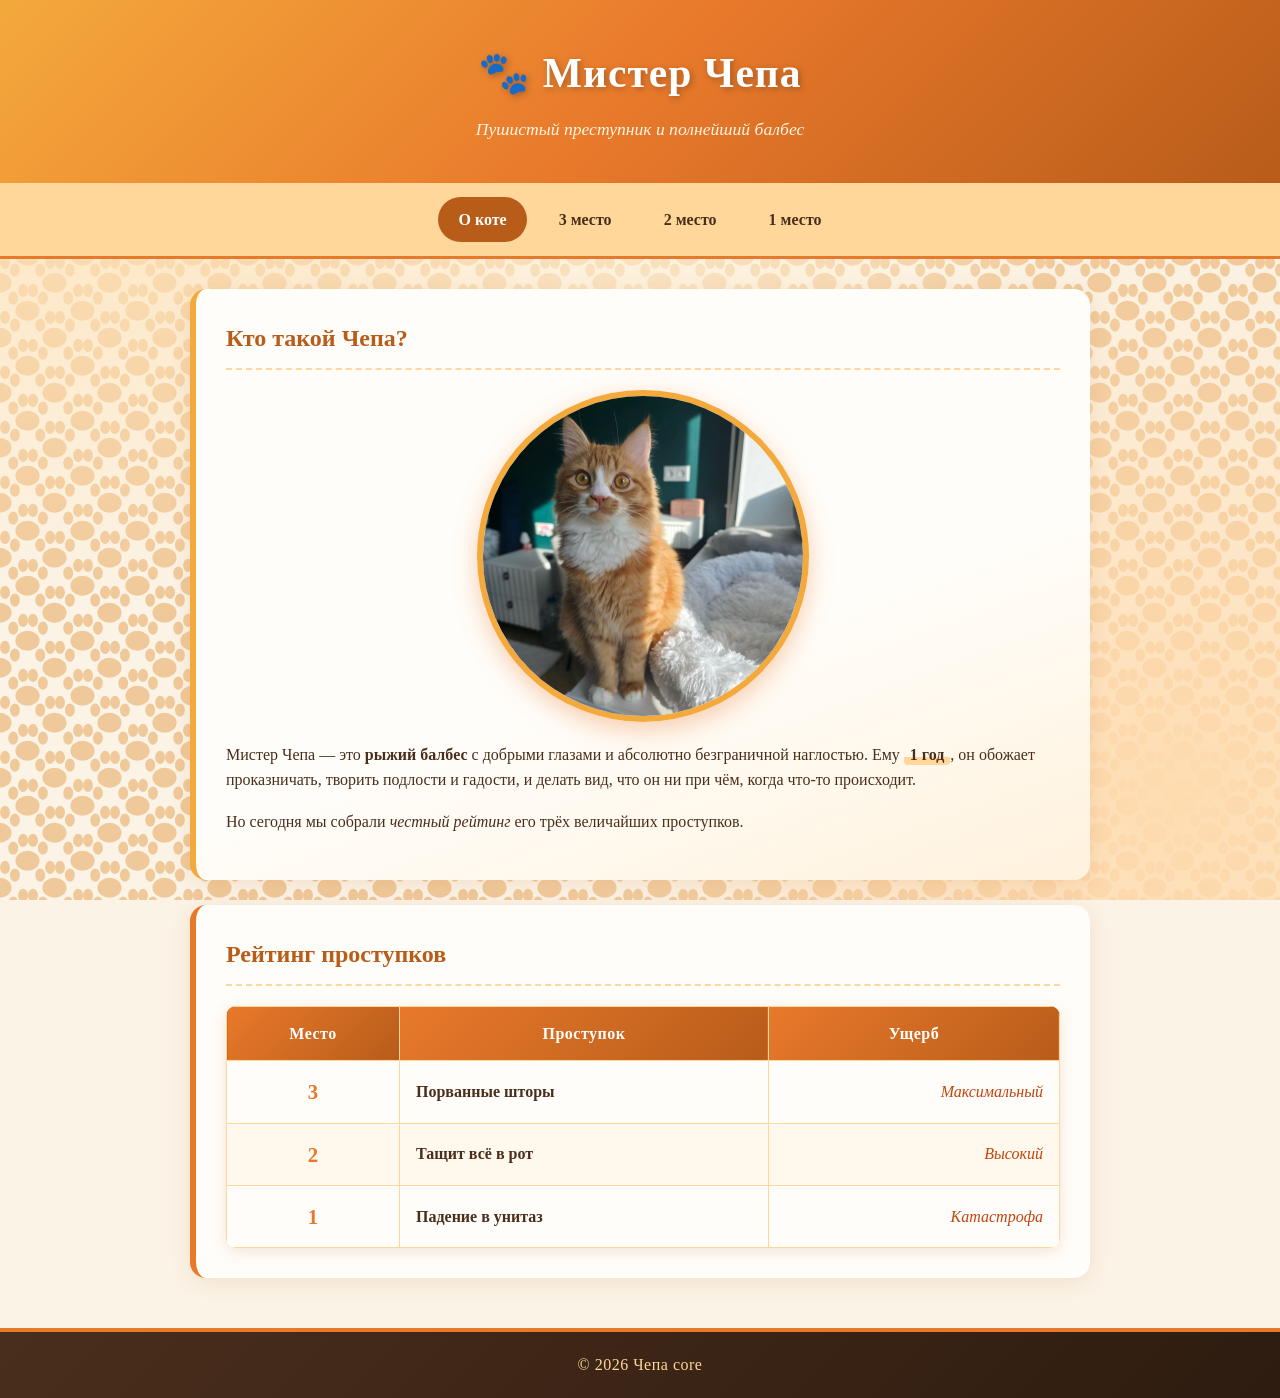
<file: lab2/index.html>
<!DOCTYPE html>
<html lang="ru">
<head>
    <meta charset="UTF-8">
    <title>Мистер Чепа — главная</title>
    <link rel="stylesheet" href="css/style.css">
</head>
<body>

<header>
    <h1>🐾 Мистер Чепа</h1>
    <p class="subtitle">Пушистый преступник и полнейший балбес</p>
</header>

<nav>
    <a href="index.html" class="active">О коте</a>
    <a href="crime3.html">3 место</a>
    <a href="crime2.html">2 место</a>
    <a href="crime1.html">1 место</a>
</nav>

<main>
    <section id="about">
        <h2>Кто такой Чепа?</h2>
        <img src="images/chepa.jpg" alt="Мистер Чепа" class="cat-photo">
        <p>
            Мистер Чепа — это <strong>рыжий балбес</strong> с добрыми глазами
            и абсолютно безграничной наглостью. Ему <span class="highlight">1 год</span>,
            он обожает проказничать, творить подлости и гадости, и делать вид,
            что он ни при чём, когда что-то происходит.
        </p>
        <p>
            Но сегодня мы собрали <em>честный рейтинг</em> его трёх величайших
            проступков. 
        </p>
    </section>

    <section id="rating">
        <h2>Рейтинг проступков</h2>
        <table>
            <thead>
                <tr>
                    <th>Место</th>
                    <th>Проступок</th>
                    <th>Ущерб</th>
                </tr>
            </thead>
            <tbody>
                <tr>
                    <td class="place">3</td>
                    <td class="crime-name">Порванные шторы</td>
                    <td class="damage">Максимальный</td>
                </tr>
                <tr>
                    <td class="place">2</td>
                    <td class="crime-name">Тащит всё в рот</td>
                    <td class="damage">Высокий</td>
                </tr>
                <tr>
                    <td class="place">1</td>
                    <td class="crime-name">Падение в унитаз</td>
                    <td class="damage">Катастрофа</td>
                </tr>
            </tbody>
        </table>
    </section>
</main>

<footer>
    <p>© 2026 Чепа core</p>
</footer>

</body>
</html>
</file>
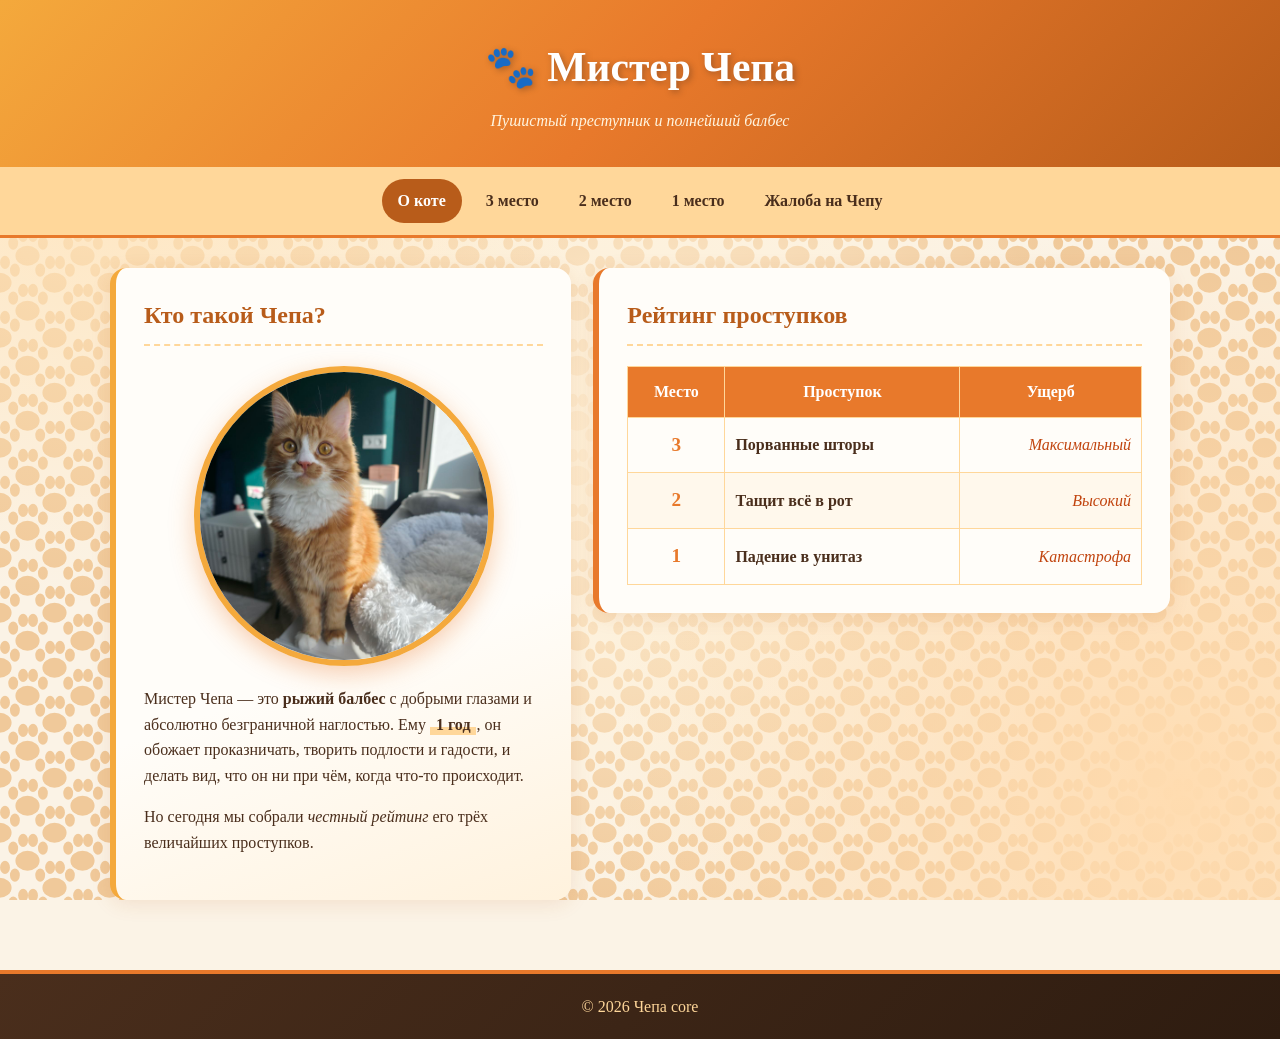
<file: lab4/index.html>
<!DOCTYPE html>
<html lang="ru">
<head>
    <meta charset="UTF-8">
    <meta name="viewport" content="width=device-width, initial-scale=1.0">
    <title>Мистер Чепа — главная</title>
    <link rel="stylesheet" href="css/style.css">
</head>
<body>

<header>
    <h1>🐾 Мистер Чепа</h1>
    <p class="subtitle">Пушистый преступник и полнейший балбес</p>
</header>

<nav>
    <a href="index.html" class="active">О коте</a>
    <a href="crime3.html">3 место</a>
    <a href="crime2.html">2 место</a>
    <a href="crime1.html">1 место</a>
    <a href="feedback.html">Жалоба на Чепу</a>
</nav>

<main class="home-grid">
    <section id="about">
        <h2>Кто такой Чепа?</h2>
        <img src="images/chepa.jpg" alt="Мистер Чепа" class="cat-photo">
        <p>
            Мистер Чепа — это <strong>рыжий балбес</strong> с добрыми глазами
            и абсолютно безграничной наглостью. Ему <span class="highlight">1 год</span>,
            он обожает проказничать, творить подлости и гадости, и делать вид,
            что он ни при чём, когда что-то происходит.
        </p>
        <p>
            Но сегодня мы собрали <em>честный рейтинг</em> его трёх величайших
            проступков. 
        </p>
    </section>

    <section id="rating">
        <h2>Рейтинг проступков</h2>
        <table>
            <thead>
                <tr>
                    <th>Место</th>
                    <th>Проступок</th>
                    <th>Ущерб</th>
                </tr>
            </thead>
            <tbody>
                <tr>
                    <td class="place">3</td>
                    <td class="crime-name">Порванные шторы</td>
                    <td class="damage">Максимальный</td>
                </tr>
                <tr>
                    <td class="place">2</td>
                    <td class="crime-name">Тащит всё в рот</td>
                    <td class="damage">Высокий</td>
                </tr>
                <tr>
                    <td class="place">1</td>
                    <td class="crime-name">Падение в унитаз</td>
                    <td class="damage">Катастрофа</td>
                </tr>
            </tbody>
        </table>
    </section>
</main>

<footer>
    <p>© 2026 Чепа core</p>
</footer>

</body>
</html>
</file>
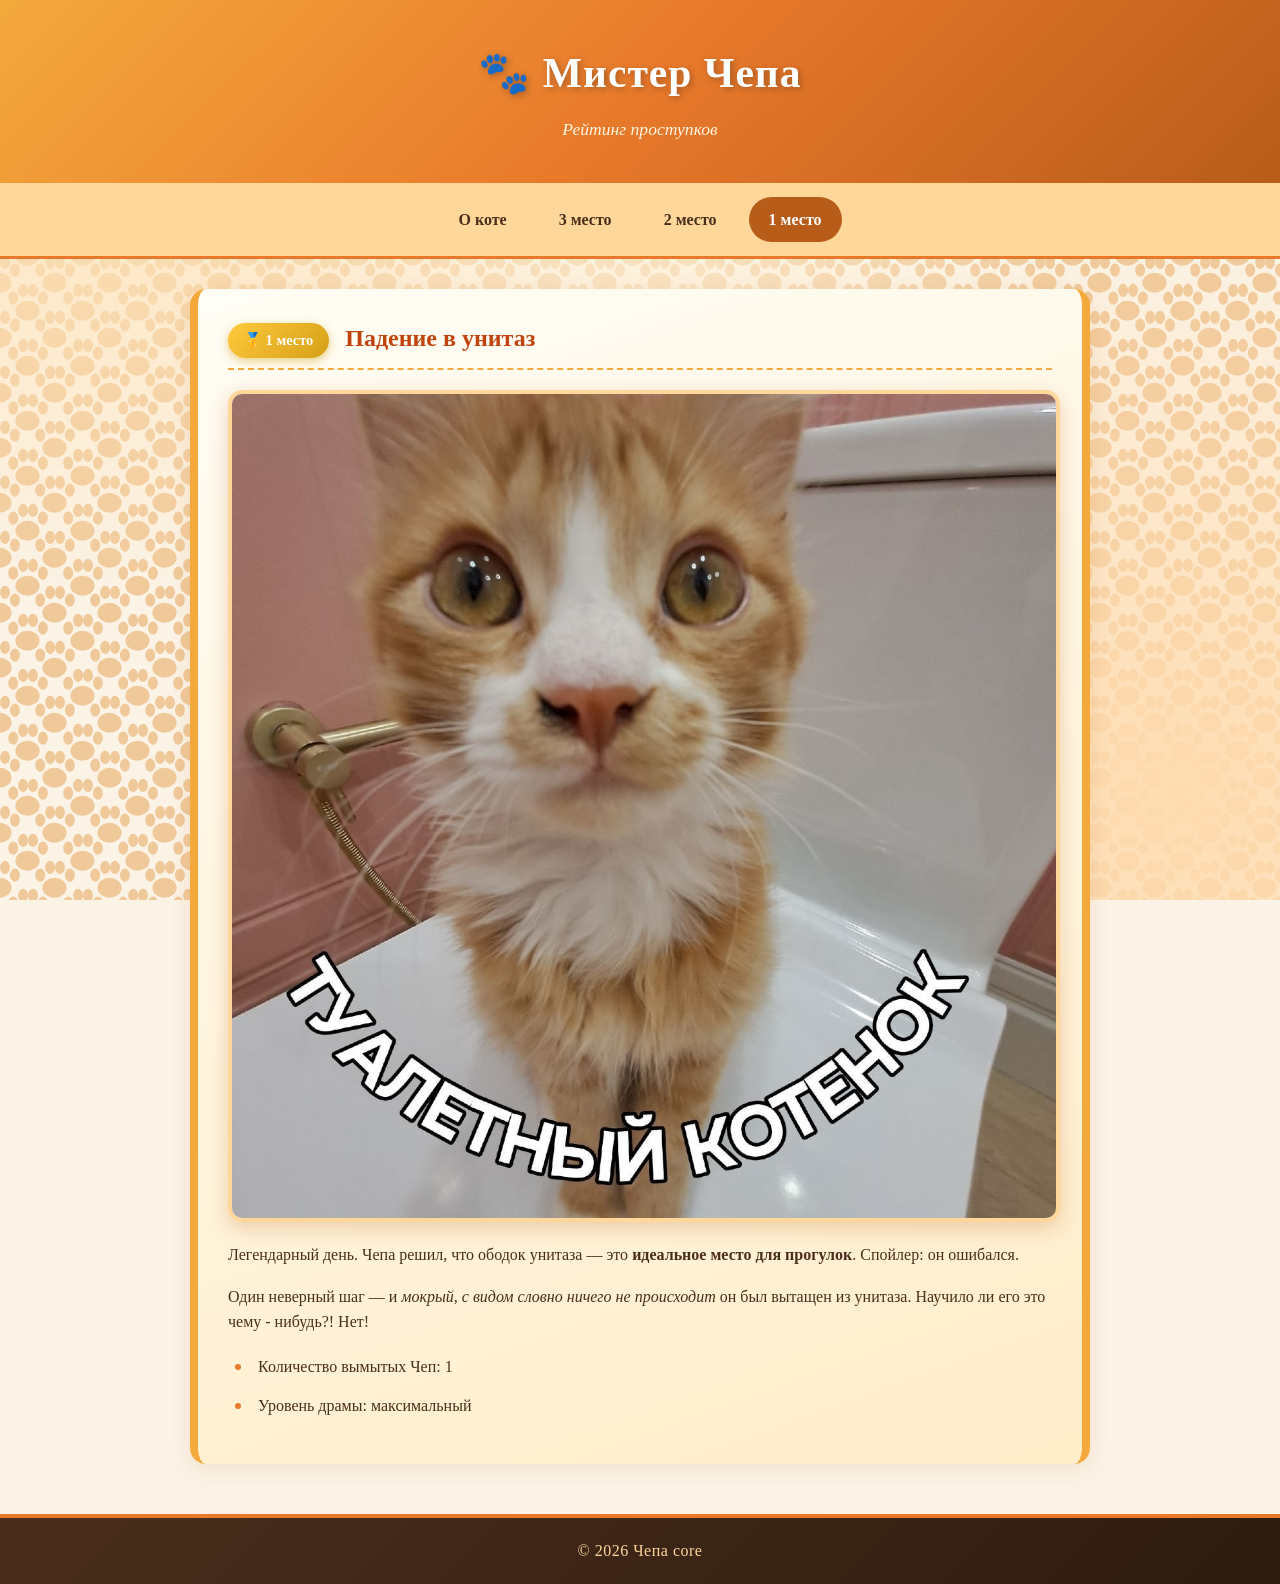
<file: lab2/crime1.html>
<!DOCTYPE html>
<html lang="ru">
<head>
    <meta charset="UTF-8">
    <title>1 место — Падение в унитаз</title>
    <link rel="stylesheet" href="css/style.css">
</head>
<body>

<header>
    <h1>🐾 Мистер Чепа</h1>
    <p class="subtitle">Рейтинг проступков</p>
</header>

<nav>
    <a href="index.html">О коте</a>
    <a href="crime3.html">3 место</a>
    <a href="crime2.html">2 место</a>
    <a href="crime1.html" class="active">1 место</a>
</nav>

<main>
    <section class="crime-page gold">
        <h2><span class="badge gold-badge">🥇 1 место</span> Падение в унитаз</h2>
        <img src="images/toilet.jpg" class="crime-photo">
        <p>
            Легендарный день. Чепа решил, что ободок унитаза —
            это <strong>идеальное место для прогулок</strong>.
            Спойлер: он ошибался.
        </p>
        <p>
            Один неверный шаг — и <em>мокрый, с видом словно ничего не
            происходит</em> он был вытащен из унитаза. Научило ли его это
            чему - нибудь?! Нет!
            
        </p>
        <ul>
            <li>Количество вымытых Чеп: 1</li>
            <li>Уровень драмы: максимальный</li>
        </ul>
    </section>
</main>

<footer>
    <p>© 2026 Чепа core</p>
</footer>

</body>
</html>
</file>
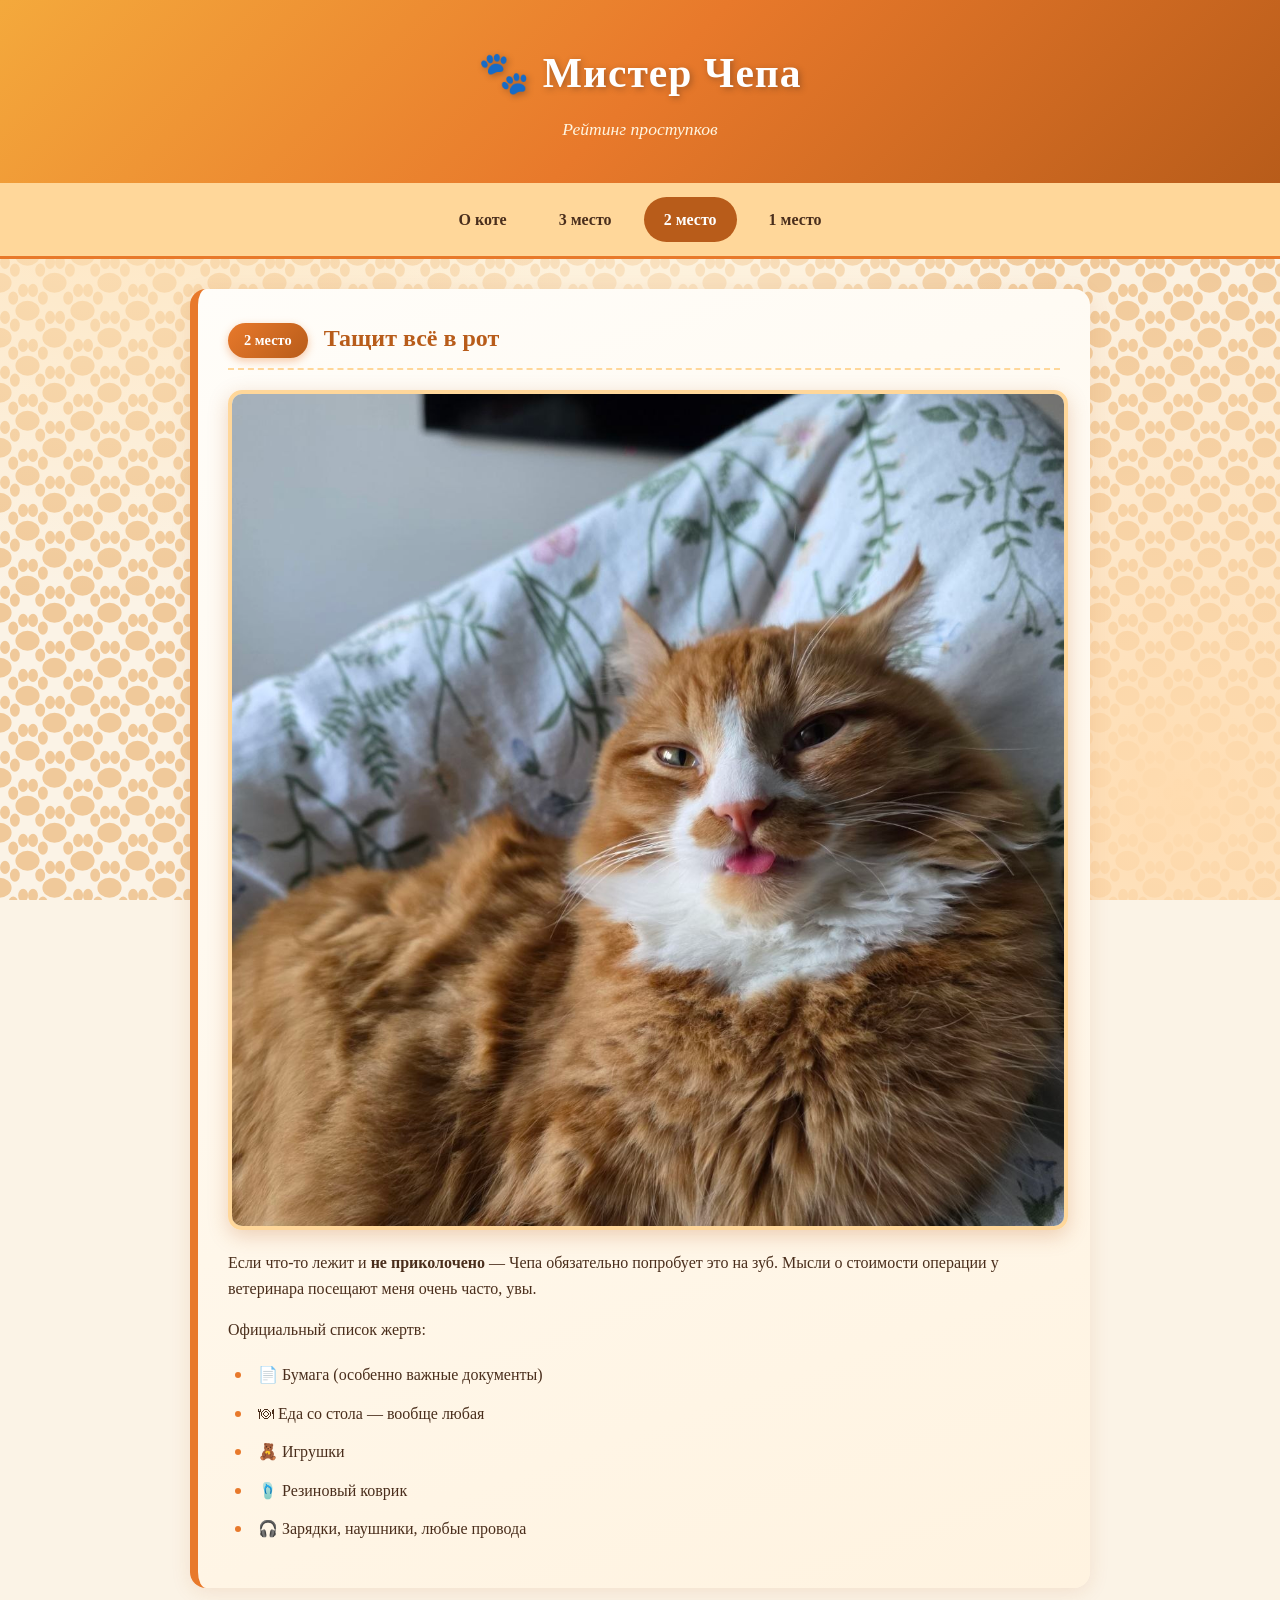
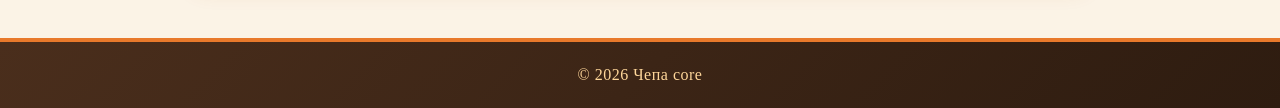
<file: lab2/crime2.html>
<!DOCTYPE html>
<html lang="ru">
<head>
    <meta charset="UTF-8">
    <title>2 место — Тащит всё в рот</title>
    <link rel="stylesheet" href="css/style.css">
</head>
<body>

<header>
    <h1>🐾 Мистер Чепа</h1>
    <p class="subtitle">Рейтинг проступков</p>
</header>

<nav>
    <a href="index.html">О коте</a>
    <a href="crime3.html">3 место</a>
    <a href="crime2.html" class="active">2 место</a>
    <a href="crime1.html">1 место</a>
</nav>

<main>
    <section class="crime-page">
        <h2><span class="badge">2 место</span> Тащит всё в рот</h2>
        <img src="images/eating.jpg" class="crime-photo">
        <p>
            Если что-то лежит и <strong>не приколочено</strong> — Чепа
            обязательно попробует это на зуб. Мысли о стоимости операции
            у ветеринара посещают меня очень часто, увы.
        </p>
        <p>Официальный список жертв:</p>
        <ul>
            <li>📄 Бумага (особенно важные документы)</li>
            <li>🍽  Еда со стола — вообще любая</li>
            <li>🧸 Игрушки</li>
            <li>🩴 Резиновый коврик</li>
            <li>🎧 Зарядки, наушники, любые провода</li>
        </ul>
    </section>
</main>

<footer>
    <p>© 2026 Чепа core</p>
</footer>

</body>
</html>
</file>
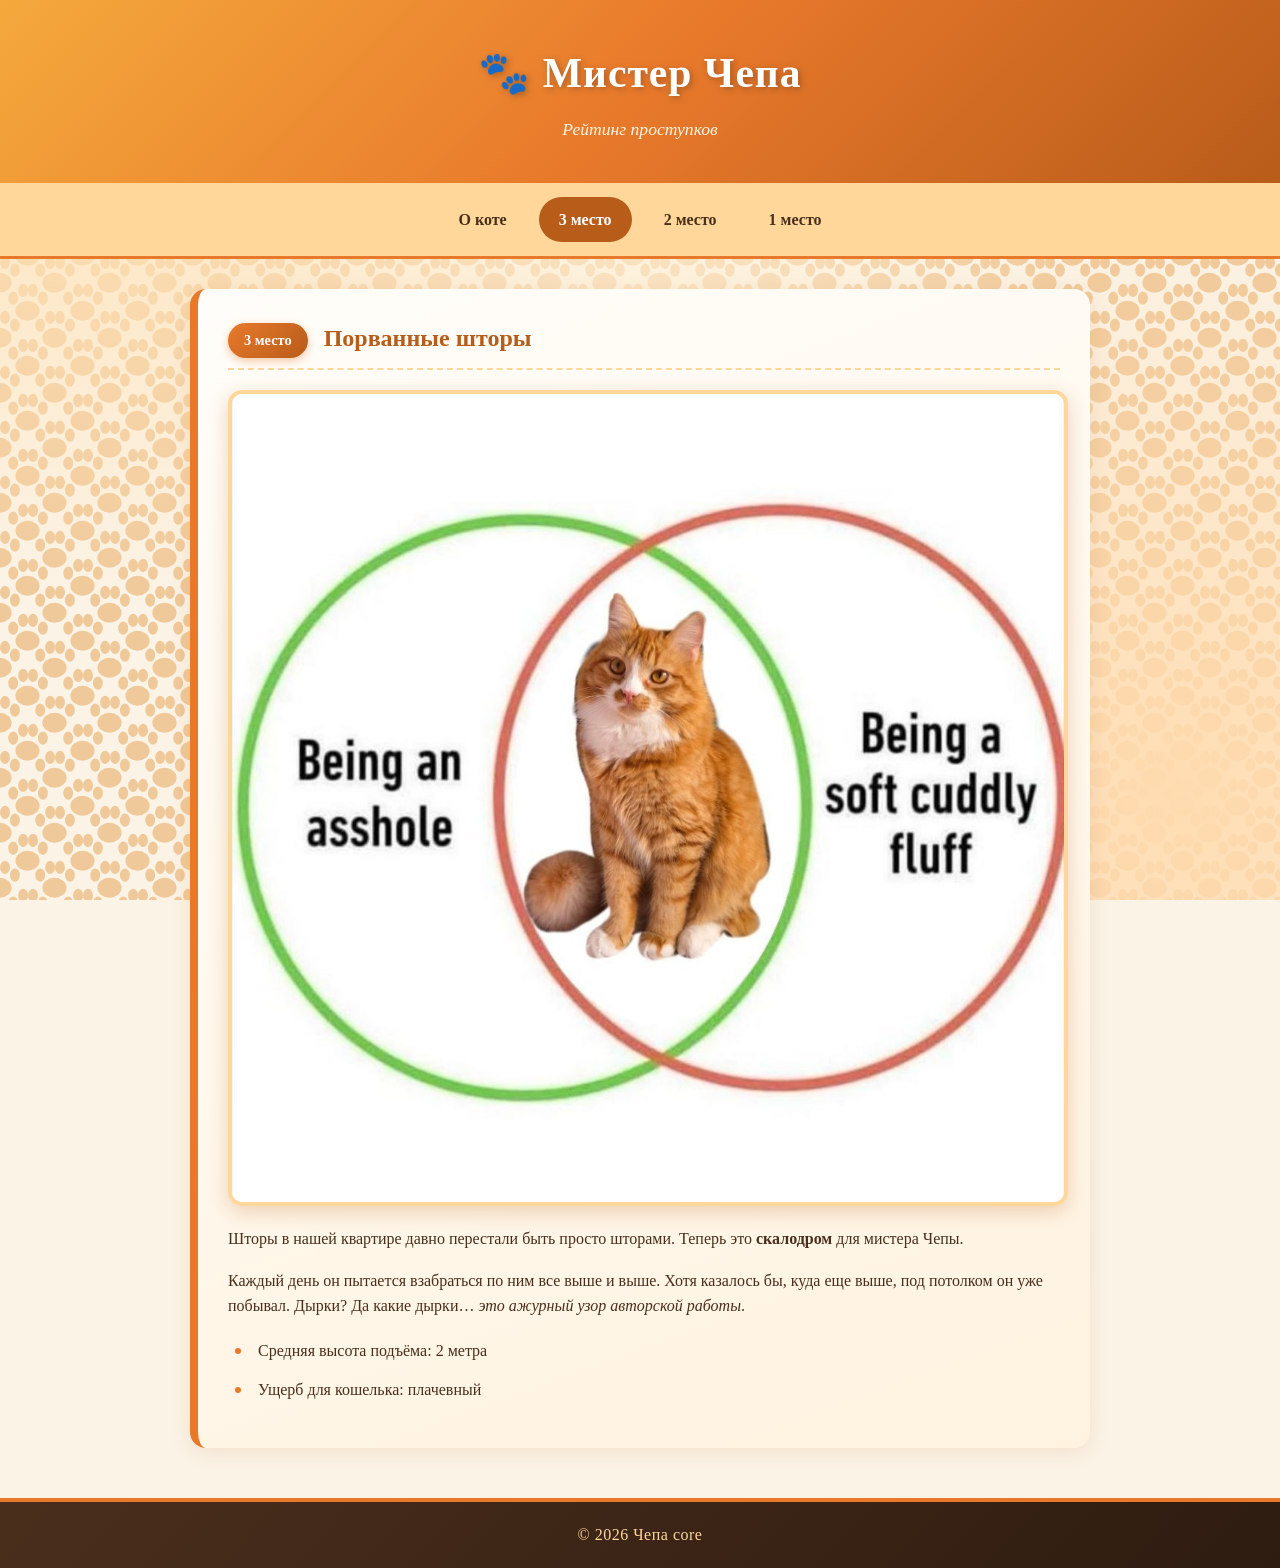
<file: lab2/crime3.html>
<!DOCTYPE html>
<html lang="ru">
<head>
    <meta charset="UTF-8">
    <title>3 место — Порванные шторы</title>
    <link rel="stylesheet" href="css/style.css">
</head>
<body>

<header>
    <h1>🐾 Мистер Чепа</h1>
    <p class="subtitle">Рейтинг проступков</p>
</header>

<nav>
    <a href="index.html">О коте</a>
    <a href="crime3.html" class="active">3 место</a>
    <a href="crime2.html">2 место</a>
    <a href="crime1.html">1 место</a>
</nav>

<main>
    <section class="crime-page">
        <h2><span class="badge">3 место</span> Порванные шторы</h2>
        <img src="images/curtains.jpg" class="crime-photo">
        <p>
            Шторы в нашей квартире давно перестали быть просто шторами.
            Теперь это <strong>скалодром</strong> для мистера Чепы.
        </p>
        <p>
            Каждый день он пытается взабраться по ним все выше и выше. Хотя 
            казалось бы, куда еще выше, под потолком он уже побывал. Дырки?
            Да какие дырки… <em>это ажурный узор авторской работы</em>.
        </p>
        <ul>
            <li>Средняя высота подъёма: 2 метра</li>
            <li>Ущерб для кошелька: плачевный</li>
        </ul>
    </section>
</main>

<footer>
    <p>© 2026 Чепа core</p>
</footer>

</body>
</html>
</file>
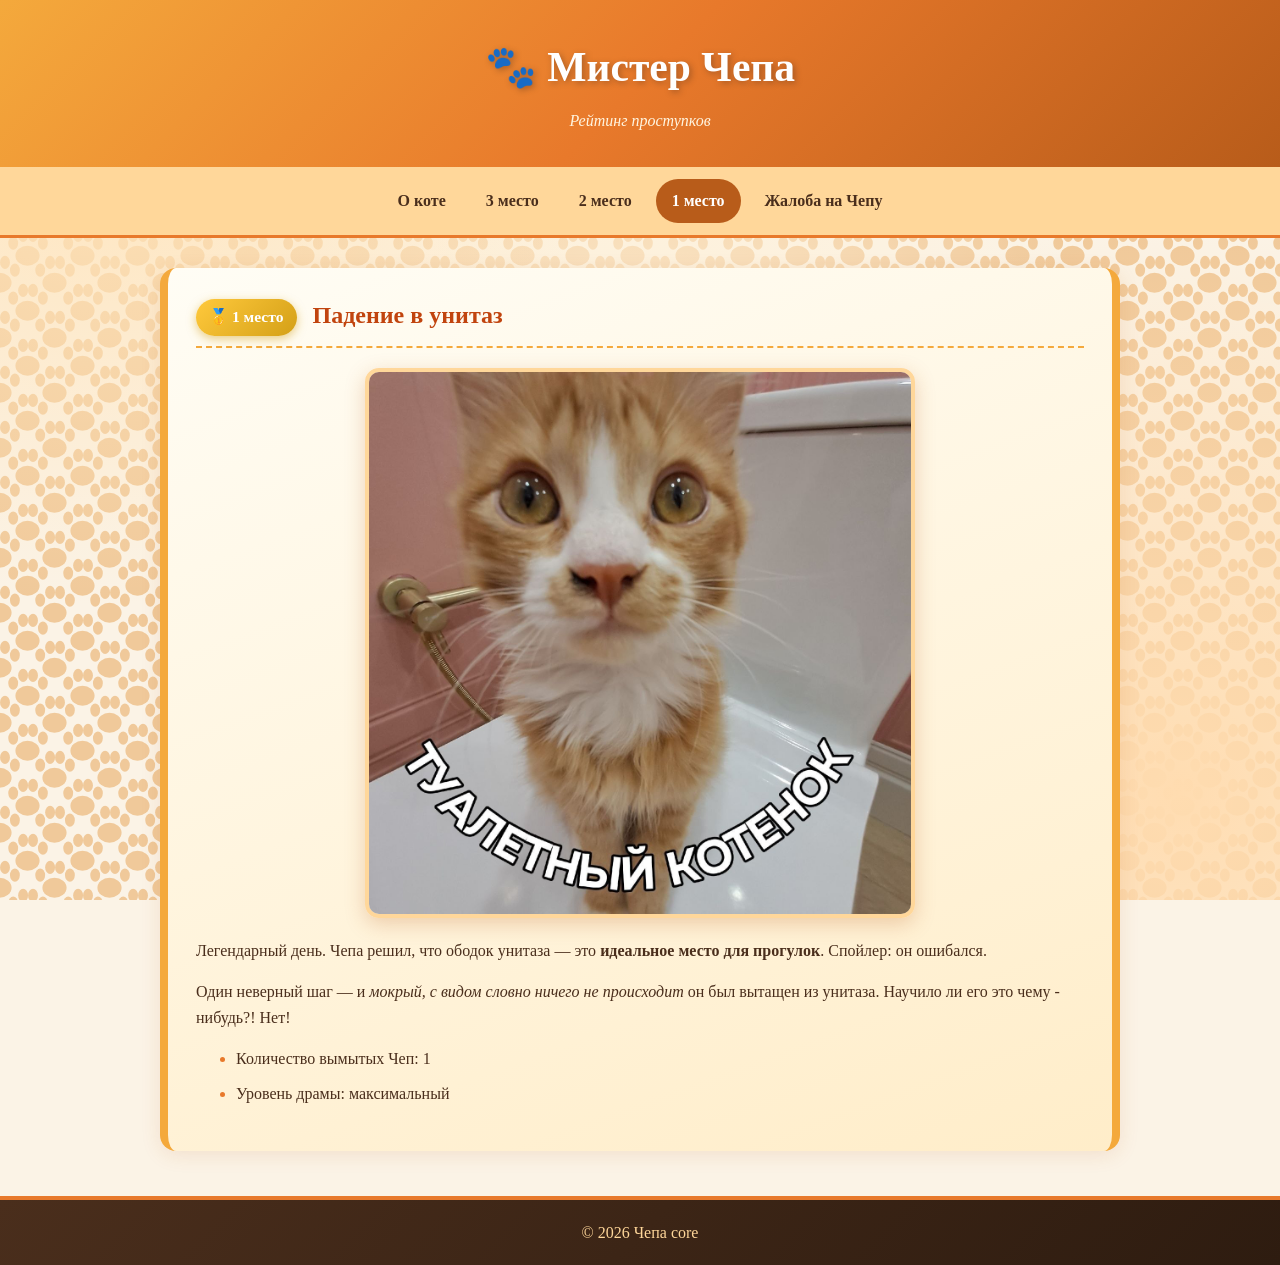
<file: lab4/crime1.html>
<!DOCTYPE html>
<html lang="ru">
<head>
    <meta charset="UTF-8">
    <meta name="viewport" content="width=device-width, initial-scale=1.0">
    <title>1 место — Падение в унитаз</title>
    <link rel="stylesheet" href="css/style.css">
</head>
<body>

<header>
    <h1>🐾 Мистер Чепа</h1>
    <p class="subtitle">Рейтинг проступков</p>
</header>

<nav>
    <a href="index.html">О коте</a>
    <a href="crime3.html">3 место</a>
    <a href="crime2.html">2 место</a>
    <a href="crime1.html" class="active">1 место</a>
    <a href="feedback.html">Жалоба на Чепу</a>
</nav>

<main>
    <section class="crime-page gold">
        <h2><span class="badge gold-badge">🥇 1 место</span> Падение в унитаз</h2>
        <img src="images/toilet.jpg" class="crime-photo" alt="Котик Чепа">
        <p>
            Легендарный день. Чепа решил, что ободок унитаза —
            это <strong>идеальное место для прогулок</strong>.
            Спойлер: он ошибался.
        </p>
        <p>
            Один неверный шаг — и <em>мокрый, с видом словно ничего не
            происходит</em> он был вытащен из унитаза. Научило ли его это
            чему - нибудь?! Нет!
            
        </p>
        <ul>
            <li>Количество вымытых Чеп: 1</li>
            <li>Уровень драмы: максимальный</li>
        </ul>
    </section>
</main>

<footer>
    <p>© 2026 Чепа core</p>
</footer>

</body>
</html>
</file>
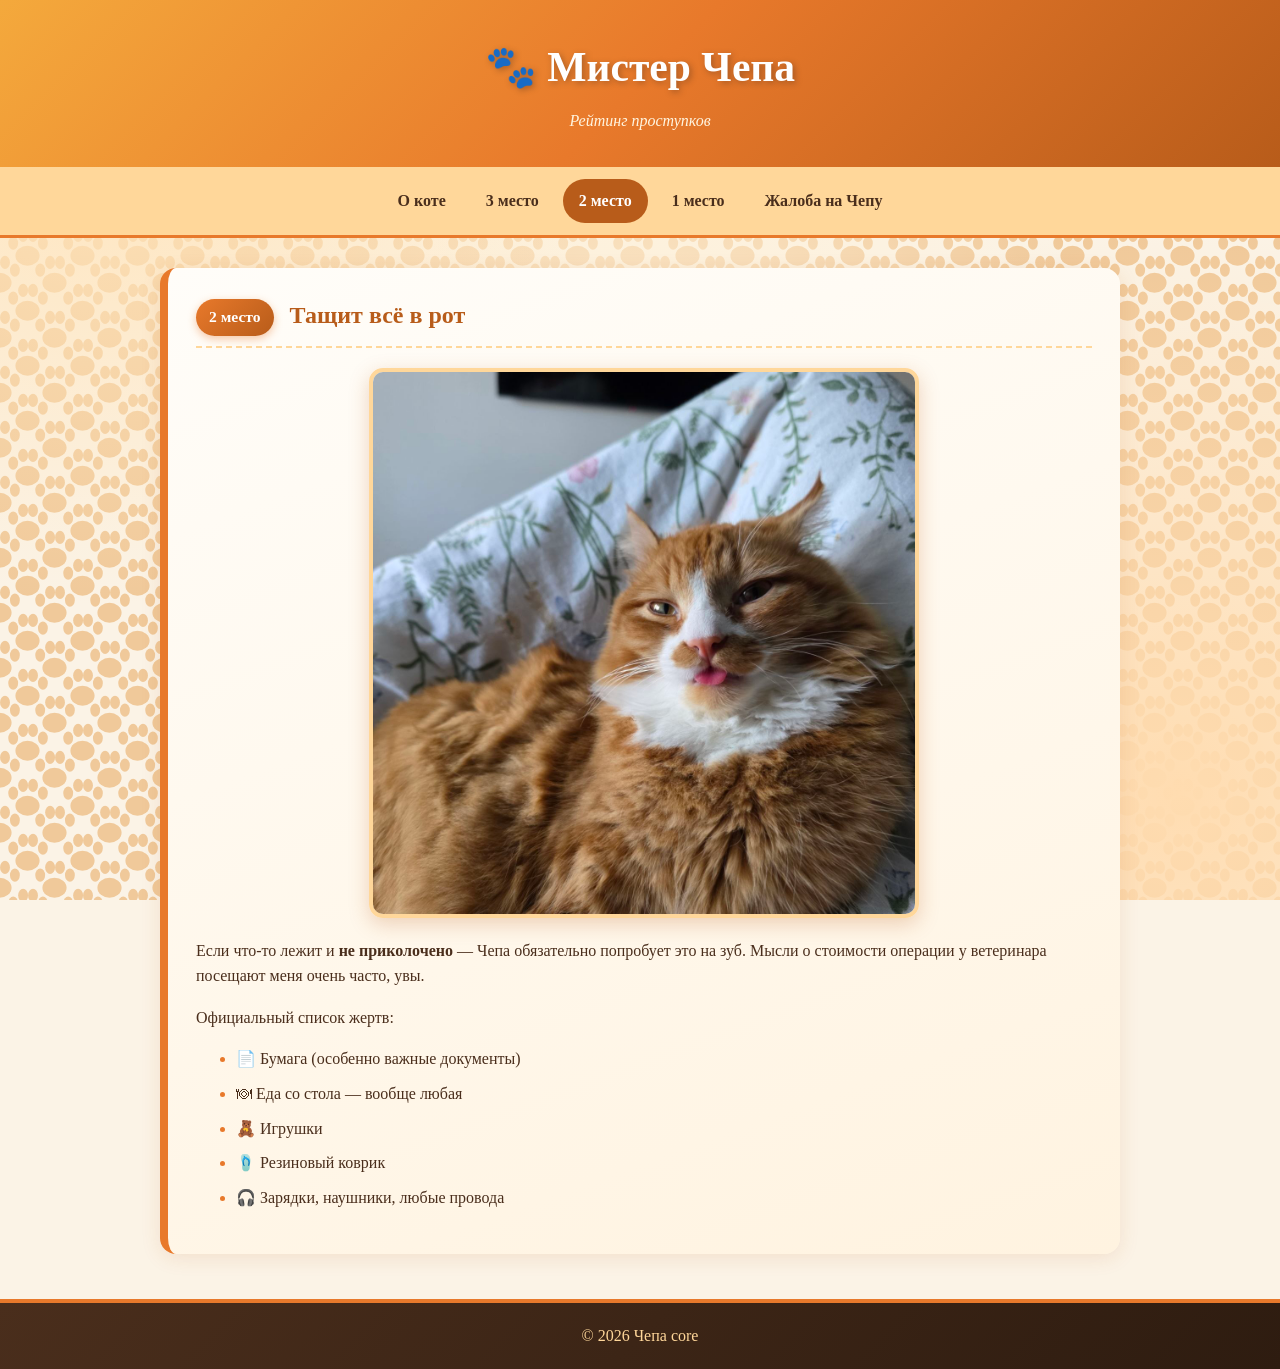
<file: lab4/crime2.html>
<!DOCTYPE html>
<html lang="ru">
<head>
    <meta charset="UTF-8">
    <meta name="viewport" content="width=device-width, initial-scale=1.0">
    <title>2 место — Тащит всё в рот</title>
    <link rel="stylesheet" href="css/style.css">
</head>
<body>

<header>
    <h1>🐾 Мистер Чепа</h1>
    <p class="subtitle">Рейтинг проступков</p>
</header>

<nav>
    <a href="index.html">О коте</a>
    <a href="crime3.html">3 место</a>
    <a href="crime2.html" class="active">2 место</a>
    <a href="crime1.html">1 место</a>
    <a href="feedback.html">Жалоба на Чепу</a>
</nav>

<main>
    <section class="crime-page">
        <h2><span class="badge">2 место</span> Тащит всё в рот</h2>
        <img src="images/eating.jpg" class="crime-photo" alt="Чепа грызёт всё подряд">
        <p>
            Если что-то лежит и <strong>не приколочено</strong> — Чепа
            обязательно попробует это на зуб. Мысли о стоимости операции
            у ветеринара посещают меня очень часто, увы.
        </p>
        <p>Официальный список жертв:</p>
        <ul>
            <li>📄 Бумага (особенно важные документы)</li>
            <li>🍽  Еда со стола — вообще любая</li>
            <li>🧸 Игрушки</li>
            <li>🩴 Резиновый коврик</li>
            <li>🎧 Зарядки, наушники, любые провода</li>
        </ul>
    </section>
</main>

<footer>
    <p>© 2026 Чепа core</p>
</footer>

</body>
</html>
</file>
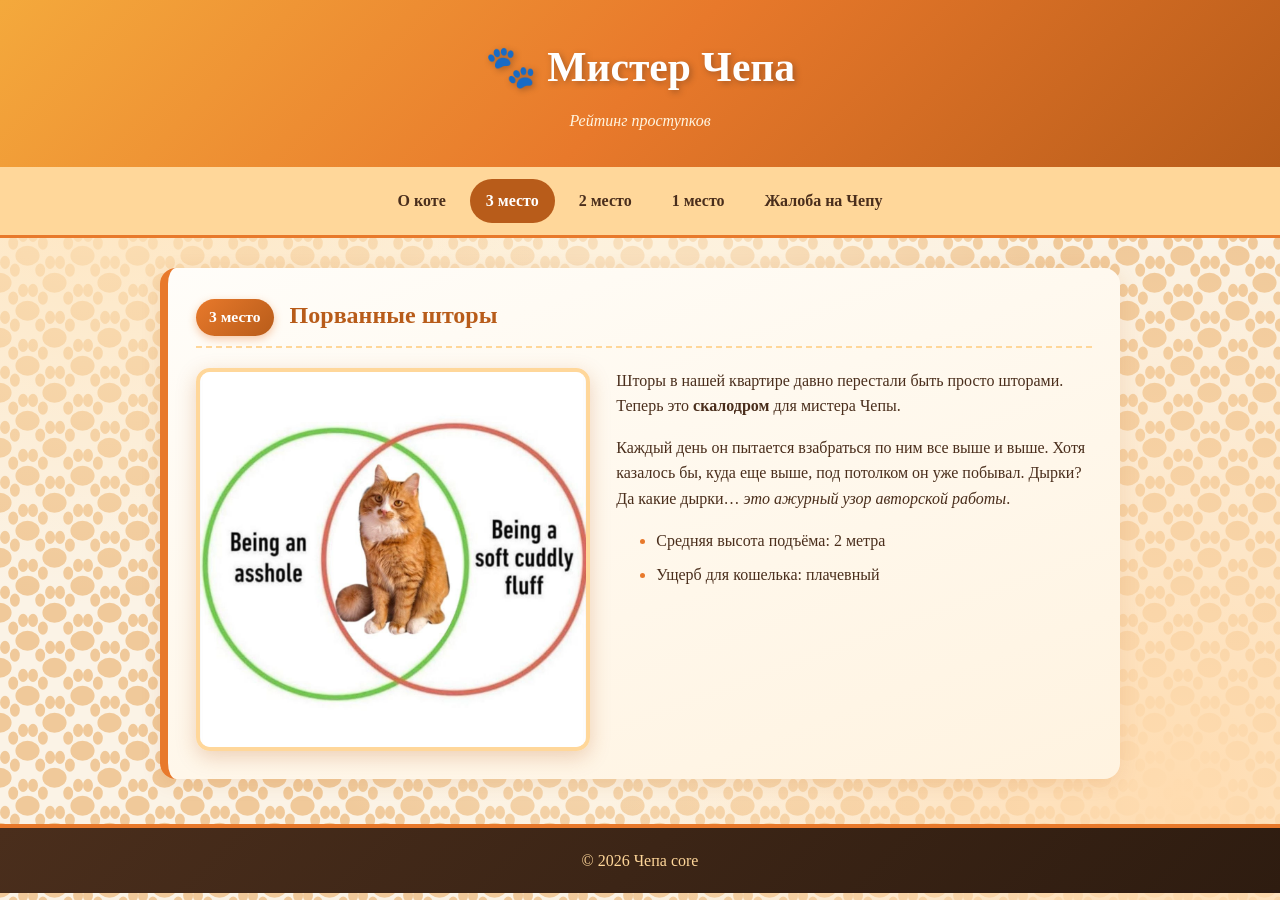
<file: lab4/crime3.html>
<!DOCTYPE html>
<html lang="ru">
<head>
    <meta charset="UTF-8">
    <meta name="viewport" content="width=device-width, initial-scale=1.0">
    <title>3 место — Порванные шторы</title>
    <link rel="stylesheet" href="css/style.css">
</head>
<body>

<header>
    <h1>🐾 Мистер Чепа</h1>
    <p class="subtitle">Рейтинг проступков</p>
</header>

<nav>
    <a href="index.html">О коте</a>
    <a href="crime3.html" class="active">3 место</a>
    <a href="crime2.html">2 место</a>
    <a href="crime1.html">1 место</a>
    <a href="feedback.html">Жалоба на Чепу</a>
</nav>

<main>
    <section class="crime-page">
        <h2><span class="badge">3 место</span> Порванные шторы</h2>
        <div class="crime-flex">
            <img src="images/curtains.jpg" class="crime-photo" alt="Чепа и шторы">
            <div class="crime-description">
                <p>Шторы в нашей квартире давно перестали быть просто шторами.
                   Теперь это <strong>скалодром</strong> для мистера Чепы.</p>
                <p>Каждый день он пытается взабраться по ним все выше и выше. Хотя
                   казалось бы, куда еще выше, под потолком он уже побывал. Дырки?
                   Да какие дырки… <em>это ажурный узор авторской работы</em>.</p>
                <ul>
                    <li>Средняя высота подъёма: 2 метра</li>
                    <li>Ущерб для кошелька: плачевный</li>
                </ul>
            </div>
        </div>
    </section>
</main>

<footer>
    <p>© 2026 Чепа core</p>
</footer>

</body>
</html>
</file>
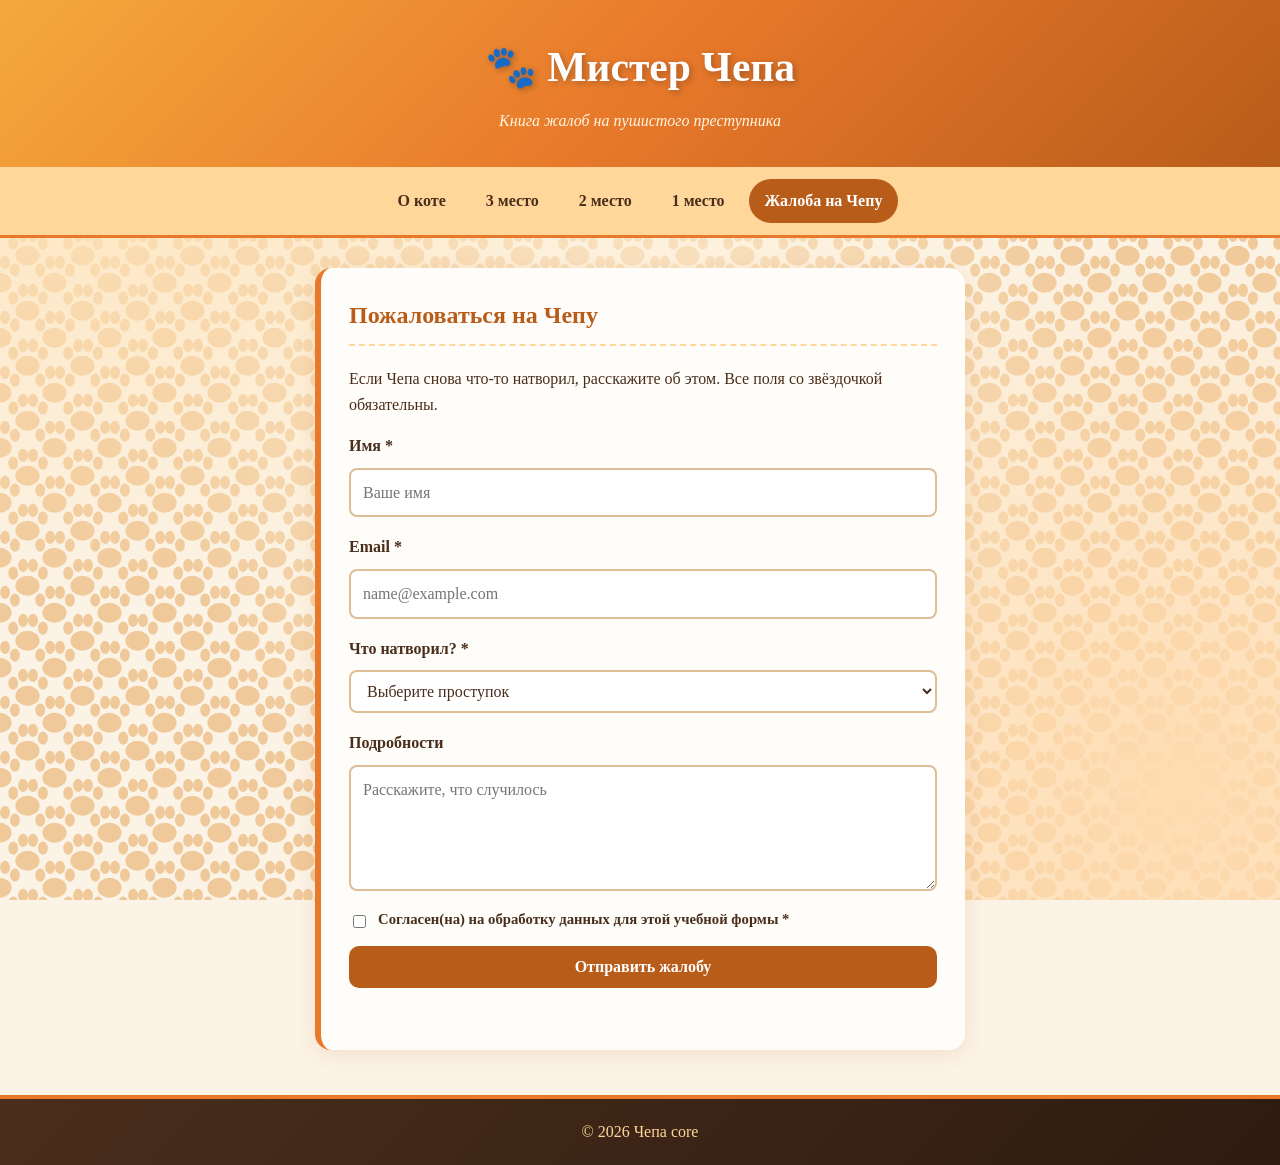
<file: lab4/feedback.html>
<!DOCTYPE html>
<html lang="ru">
<head>
    <meta charset="UTF-8">
    <meta name="viewport" content="width=device-width, initial-scale=1.0">
    <title>Жалоба на Чепу</title>
    <link rel="stylesheet" href="css/style.css">
    <script src="js/script.js" defer></script>
</head>
<body>
<header>
    <h1>🐾 Мистер Чепа</h1>
    <p class="subtitle">Книга жалоб на пушистого преступника</p>
</header>
<nav>
    <a href="index.html">О коте</a>
    <a href="crime3.html">3 место</a>
    <a href="crime2.html">2 место</a>
    <a href="crime1.html">1 место</a>
    <a href="feedback.html" class="active">Жалоба на Чепу</a>
</nav>
<main>
    <section class="form-section">
        <h2>Пожаловаться на Чепу</h2>
        <p>Если Чепа снова что-то натворил, расскажите об этом. Все поля со звёздочкой обязательны.</p>
        <form id="complaint-form">
            <label for="name">Имя *</label>
            <input id="name" name="name" type="text" placeholder="Ваше имя" required>

            <label for="email">Email *</label>
            <input id="email" name="email" type="email" placeholder="name@example.com" required>

            <label for="crime">Что натворил? *</label>
            <select id="crime" name="crime" required>
                <option value="">Выберите проступок</option>
                <option value="Порванные шторы">Порванные шторы</option>
                <option value="Тащит всё в рот">Тащит всё в рот</option>
                <option value="Падение в унитаз">Падение в унитаз</option>
                <option value="Другое">Другое</option>
            </select>

            <label for="message">Подробности</label>
            <textarea id="message" name="message" rows="4" placeholder="Расскажите, что случилось"></textarea>

            <label class="check-label">
                <input id="agreement" name="agreement" type="checkbox" required>
                <span>Согласен(на) на обработку данных для этой учебной формы *</span>
            </label>

            <button type="submit">Отправить жалобу</button>
            <p id="form-result" class="form-result" role="status" aria-live="polite"></p>
        </form>
    </section>
</main>
<footer><p>© 2026 Чепа core</p></footer>
</body>
</html>
</file>
<file: lab2/css/style.css>
:root {
    --ginger:       #E8792B;
    --ginger-dark:  #B85C1A;
    --gold:         #F4A93C;
    --gold-light:   #FFD79A;
    --choco:        #4A2E1C;
    --beige:        #FBF3E6;
    --milk:         #FFFDF9;
    --mint:         #7FB069;
    --terra:        #C1440E;
}

body {
    font-family: Georgia, serif;
    color: var(--choco);
    margin: 0;
    padding: 0;
    line-height: 1.6;

    background-color: var(--beige);
    background-image:
        radial-gradient(circle at 8% 12%, #ffe4bb 0%, transparent 35%),
        radial-gradient(circle at 92% 88%, #ffdcb0 0%, transparent 40%),
        radial-gradient(circle at 50% 50%, #fff0d6 0%, transparent 60%),
        url("../images/paw.svg"),
        url("../images/paw.svg");
    background-size:
        100% 100%,
        100% 100%,
        100% 100%,
        55px 55px,
        55px 55px;
    background-position:
        0 0,
        100% 100%,
        50% 50%,
        0 0,
        27px 27px;
    background-repeat: no-repeat, no-repeat, no-repeat, repeat, repeat;
    background-attachment: fixed;
}

header, nav, main, footer {
    position: relative;
    z-index: 1;
}

header {
    background: linear-gradient(135deg, var(--gold) 0%, var(--ginger) 50%, var(--ginger-dark) 100%);
    color: #fff;
    padding: 40px 20px;
    text-align: center;
    box-shadow: 0 4px 15px rgba(184, 92, 26, 0.3);
}

header h1 {
    margin: 0;
    font-size: 2.6em;
    letter-spacing: 1px;
    text-shadow: 2px 2px 6px rgba(74, 46, 28, 0.4);
}

.subtitle {
    font-style: italic;
    color: #fff5e0;
    margin: 8px 0 0;
    font-size: 1.1em;
}

nav {
    background-color: var(--gold-light);
    padding: 14px;
    text-align: center;
    border-bottom: 3px solid var(--ginger);
}

nav a {
    color: var(--choco);
    text-decoration: none;
    padding: 10px 20px;
    margin: 0 4px;
    border-radius: 25px;
    font-weight: bold;
    transition: all 0.3s;
    display: inline-block;
}

nav a:hover {
    background-color: var(--ginger);
    color: #fff;
    transform: translateY(-2px);
    box-shadow: 0 4px 10px rgba(232, 121, 43, 0.4);
}

nav a.active {
    background-color: var(--ginger-dark);
    color: #fff;
}

main {
    max-width: 900px;
    margin: 30px auto;
    padding: 0 20px;
}

section {
    background-color: var(--milk);
    border-radius: 16px;
    padding: 30px;
    margin-bottom: 25px;
    box-shadow: 0 4px 20px rgba(184, 92, 26, 0.12);
    border-left: 6px solid var(--ginger);
}

#about {
    background: linear-gradient(160deg, var(--milk) 60%, #fff2dd 100%);
    border-left-color: var(--gold);
}

h2 {
    color: var(--ginger-dark);
    border-bottom: 2px dashed var(--gold-light);
    padding-bottom: 10px;
    margin-top: 0;
}

.cat-photo {
    display: block;
    margin: 0 auto 20px;
    width: 320px;
    border-radius: 50%;
    border: 6px solid var(--gold);
    box-shadow: 0 8px 25px rgba(232, 121, 43, 0.35);
}

.crime-photo {
    display: block;
    margin: 0 auto 20px;
    max-width: 100%;
    border-radius: 14px;
    border: 4px solid var(--gold-light);
    box-shadow: 0 6px 20px rgba(184, 92, 26, 0.25);
}

table {
    width: 100%;
    border-collapse: collapse;
    margin-top: 15px;
    background-color: var(--milk);
    border-radius: 10px;
    overflow: hidden;
    box-shadow: 0 4px 15px rgba(184, 92, 26, 0.15);
}

table th,
table td {
    border: 1px solid var(--gold-light);
    padding: 14px 16px;
}

table th {
    background: linear-gradient(135deg, var(--ginger) 0%, var(--ginger-dark) 100%);
    color: #fff;
    text-align: center;
    letter-spacing: 0.5px;
}

table tbody tr:nth-child(even) {
    background-color: #FFF8EC;
}

table tbody tr:hover {
    background-color: #FFEFD3;
    transition: background-color 0.3s;
}

.place {
    text-align: center;
    font-weight: bold;
    font-size: 1.3em;
    color: var(--ginger);
}

.crime-name {
    text-align: left;
    font-weight: bold;
}

.damage {
    text-align: right;
    font-style: italic;
    color: var(--terra);
}

.badge {
    display: inline-block;
    background: linear-gradient(135deg, var(--ginger), var(--ginger-dark));
    color: #fff;
    padding: 6px 16px;
    border-radius: 20px;
    font-size: 0.6em;
    vertical-align: middle;
    margin-right: 10px;
    box-shadow: 0 3px 8px rgba(232, 121, 43, 0.4);
}

.gold-badge {
    background: linear-gradient(135deg, #FFC93C, #D4A017);
    box-shadow: 0 3px 10px rgba(212, 160, 23, 0.5);
}

.highlight {
    background: linear-gradient(180deg, transparent 60%, var(--gold-light) 60%);
    padding: 2px 6px;
    font-weight: bold;
    border-radius: 4px;
}

.crime-page {
    background: linear-gradient(160deg, var(--milk) 0%, #FFF3E0 100%);
    border-left: 8px solid var(--ginger);
}

.crime-page.gold {
    background: linear-gradient(160deg, #FFFDF5 0%, #FFEDC9 100%);
    border-left: 8px solid var(--gold);
    border-right: 8px solid var(--gold);
}

.crime-page ul {
    padding-left: 25px;
}

.crime-page ul li {
    margin-bottom: 10px;
    padding-left: 5px;
}

.crime-page ul li::marker {
    color: var(--ginger);
    font-size: 1.2em;
}

.final-note {
    font-style: italic;
    color: var(--ginger-dark);
    border-top: 2px dashed var(--gold-light);
    padding-top: 15px;
    margin-top: 25px;
    text-align: center;
    font-size: 1.05em;
}

.crime-page.gold h2 {
    color: var(--terra);
    border-bottom-color: var(--gold);
}

.crime-page.gold .badge {
    animation: pulse 2s infinite;
}

@keyframes pulse {
    0%, 100% { transform: scale(1); }
    50% { transform: scale(1.08); }
}

footer {
    background: linear-gradient(135deg, var(--choco) 0%, #2E1C10 100%);
    color: var(--gold-light);
    text-align: center;
    padding: 20px;
    margin-top: 50px;
    border-top: 4px solid var(--ginger);
}

footer p {
    margin: 0;
    letter-spacing: 0.5px;
}
</file>
<file: lab4/css/style.css>
/* Все цвета объявлены в одном месте. */
:root {
    --ginger: #e8792b;
    --ginger-dark: #b85c1a;
    --gold: #f4a93c;
    --gold-light: #ffd79a;
    --choco: #4a2e1c;
    --beige: #fbf3e6;
    --milk: #fffdf9;
    --mint: #7fb069;
    --terra: #c1440e;
    --white: #ffffff;
    --subtitle: #fff5e0;
    --bg-spot-1: #ffe4bb;
    --bg-spot-2: #ffdcb0;
    --bg-spot-3: #fff0d6;
    --about-end: #fff2dd;
    --row-even: #fff8ec;
    --row-hover: #ffefd3;
    --crime-end: #fff3e0;
    --gold-top: #ffc93c;
    --gold-bottom: #d4a017;
    --gold-page-top: #fffdf5;
    --gold-page-bottom: #ffedc9;
    --footer-bottom: #2e1c10;
    --input-border: #dfbd95;
    --clear: transparent;
    --shadow-header: rgba(184, 92, 26, 0.30);
    --shadow-title: rgba(74, 46, 28, 0.40);
    --shadow-strong: rgba(232, 121, 43, 0.35);
    --shadow-medium: rgba(184, 92, 26, 0.25);
    --shadow-light: rgba(184, 92, 26, 0.12);
    --shadow-badge: rgba(232, 121, 43, 0.40);
    --shadow-gold: rgba(212, 160, 23, 0.50);
}

* { box-sizing: border-box; }
body {
    font-family: Georgia, serif;
    color: var(--choco);
    margin: 0;
    line-height: 1.6;
    background-color: var(--beige);
    background-image:
        radial-gradient(circle at 8% 12%, var(--bg-spot-1) 0%, var(--clear) 35%),
        radial-gradient(circle at 92% 88%, var(--bg-spot-2) 0%, var(--clear) 40%),
        radial-gradient(circle at 50% 50%, var(--bg-spot-3) 0%, var(--clear) 60%),
        url("../images/paw.svg"), url("../images/paw.svg");
    background-size: 100% 100%, 100% 100%, 100% 100%, 55px 55px, 55px 55px;
    background-position: 0 0, 100% 100%, 50% 50%, 0 0, 27px 27px;
    background-repeat: no-repeat, no-repeat, no-repeat, repeat, repeat;
    background-attachment: fixed;
}
header, nav, main, footer { position: relative; z-index: 1; }
header {
    background: linear-gradient(135deg, var(--gold), var(--ginger) 50%, var(--ginger-dark));
    color: var(--white);
    padding: 34px 16px;
    text-align: center;
    box-shadow: 0 4px 15px var(--shadow-header);
}
header h1 { margin: 0; font-size: 2.6em; text-shadow: 2px 2px 6px var(--shadow-title); }
.subtitle { font-style: italic; color: var(--subtitle); margin: 7px 0 0; }

/* Flexbox: навигация. На странице crime3 — также фото + текст. */
nav {
    display: flex;
    justify-content: center;
    flex-wrap: wrap;
    gap: 8px;
    background: var(--gold-light);
    padding: 12px;
    border-bottom: 3px solid var(--ginger);
}
nav a {
    color: var(--choco);
    text-decoration: none;
    padding: 9px 16px;
    border-radius: 25px;
    font-weight: bold;
    transition: background-color .25s, color .25s, transform .25s;
}
nav a:hover { background: var(--ginger); color: var(--white); transform: translateY(-2px); }
nav a.active { background: var(--ginger-dark); color: var(--white); }

main { max-width: 1000px; margin: 30px auto; padding: 0 20px; }
section {
    background: var(--milk);
    border-left: 6px solid var(--ginger);
    border-radius: 16px;
    padding: 28px;
    margin-bottom: 25px;
    box-shadow: 0 4px 20px var(--shadow-light);
}
h2 { color: var(--ginger-dark); border-bottom: 2px dashed var(--gold-light); margin-top: 0; padding-bottom: 10px; }
#about { background: linear-gradient(160deg, var(--milk) 60%, var(--about-end)); border-left-color: var(--gold); }

/* Grid: две колонки главной страницы, на телефонах — одна. */
.home-grid {
    max-width: 1100px;
    display: grid;
    grid-template-columns: minmax(0, 1fr) minmax(0, 1.25fr);
    gap: 22px;
    align-items: start;
}
.home-grid section { min-width: 0; }
.cat-photo {
    display: block;
    width: min(100%, 300px);
    aspect-ratio: 1 / 1;
    object-fit: cover;
    margin: 0 auto 20px;
    border-radius: 50%;
    border: 6px solid var(--gold);
    box-shadow: 0 8px 25px var(--shadow-strong);
    animation: float-cat 3.5s ease-in-out infinite;
}
/* CSS-анимация: Чепа немного покачивается в воздухе. */
@keyframes float-cat {
    0%, 100% { transform: translateY(0) rotate(-1deg); }
    50% { transform: translateY(-9px) rotate(1deg); }
}
.crime-photo {
    display: block;
    width: min(100%, 550px);
    height: auto;
    margin: 0 auto 20px;
    border-radius: 14px;
    border: 4px solid var(--gold-light);
    box-shadow: 0 6px 20px var(--shadow-medium);
}
.crime-flex { display: flex; align-items: flex-start; gap: 26px; }
.crime-flex .crime-photo { flex: 0 0 44%; max-width: 44%; margin: 0; }
.crime-description { flex: 1; min-width: 0; }
.crime-description p:first-child { margin-top: 0; }

/* Таблица рейтинга из лабораторной №2. */
table { width: 100%; border-collapse: collapse; margin-top: 15px; background: var(--milk); }
th, td { border: 1px solid var(--gold-light); padding: 12px 10px; }
th { background: var(--ginger); color: var(--white); text-align: center; }
tbody tr:nth-child(even) { background: var(--row-even); }
tbody tr:hover { background: var(--row-hover); }
.place { color: var(--ginger); text-align: center; font-size: 1.2em; font-weight: bold; }
.crime-name { font-weight: bold; }
.damage { color: var(--terra); text-align: right; font-style: italic; }

.badge {
    display: inline-block;
    background: linear-gradient(135deg, var(--ginger), var(--ginger-dark));
    color: var(--white);
    border-radius: 20px;
    padding: 6px 13px;
    margin-right: 10px;
    font-size: .65em;
    vertical-align: middle;
    box-shadow: 0 3px 8px var(--shadow-badge);
}
.gold-badge { background: linear-gradient(135deg, var(--gold-top), var(--gold-bottom)); box-shadow: 0 3px 10px var(--shadow-gold); }
.highlight { background: linear-gradient(180deg, var(--clear) 60%, var(--gold-light) 60%); padding: 2px 6px; font-weight: bold; }
.crime-page { background: linear-gradient(160deg, var(--milk), var(--crime-end)); border-left: 8px solid var(--ginger); }
.crime-page.gold { background: linear-gradient(160deg, var(--gold-page-top), var(--gold-page-bottom)); border: 0; border-left: 8px solid var(--gold); border-right: 8px solid var(--gold); }
.crime-page.gold h2 { color: var(--terra); border-bottom-color: var(--gold); }
.crime-page.gold .badge { animation: pulse 2s ease-in-out infinite; }
@keyframes pulse { 0%, 100% { transform: scale(1); } 50% { transform: scale(1.07); } }
.crime-page li { margin-bottom: 9px; }
.crime-page li::marker { color: var(--ginger); }

/* Новая страница с формой. */
.form-section { max-width: 650px; margin-left: auto; margin-right: auto; }
form { display: flex; flex-direction: column; gap: 9px; }
form label { font-weight: bold; }
form input:not([type="checkbox"]), form select, form textarea {
    width: 100%;
    font: inherit;
    padding: 10px 12px;
    border: 2px solid var(--input-border);
    border-radius: 8px;
    background: var(--white);
    color: var(--choco);
    margin-bottom: 8px;
}
form input:focus-visible, form select:focus-visible, form textarea:focus-visible, button:focus-visible {
    outline: 2px solid var(--ginger);
    outline-offset: 2px;
}
.check-label { display: flex; gap: 9px; align-items: flex-start; font-size: .92em; }
.check-label input { margin-top: 7px; accent-color: var(--ginger-dark); }
form button {
    font: bold 1em Georgia, serif;
    color: var(--white);
    background: var(--ginger-dark);
    border: none;
    border-radius: 10px;
    padding: 12px 20px;
    cursor: pointer;
    margin-top: 5px;
}
form button:hover { background: var(--ginger); }
form button:disabled { opacity: .65; cursor: wait; }
.form-result { min-height: 1.6em; margin: 0; font-weight: bold; }
.form-result.success { color: var(--mint); }
.form-result.error { color: var(--terra); }

footer {
    background: linear-gradient(135deg, var(--choco), var(--footer-bottom));
    color: var(--gold-light);
    text-align: center;
    padding: 20px;
    margin-top: 45px;
    border-top: 4px solid var(--ginger);
}
footer p { margin: 0; }
@media (max-width: 850px) {
    .home-grid { grid-template-columns: 1fr; }
}
@media (max-width: 650px) {
    header h1 { font-size: 2em; }
    main { padding: 0 12px; }
    section { padding: 18px; }
    nav a { padding: 8px 11px; }
    .crime-flex { flex-direction: column; }
    .crime-flex .crime-photo { max-width: 100%; width: 100%; }
    th, td { padding: 8px 5px; font-size: .86em; }
}
@media (prefers-reduced-motion: reduce) {
    .cat-photo, .crime-page.gold .badge { animation: none; }
}
</file>
